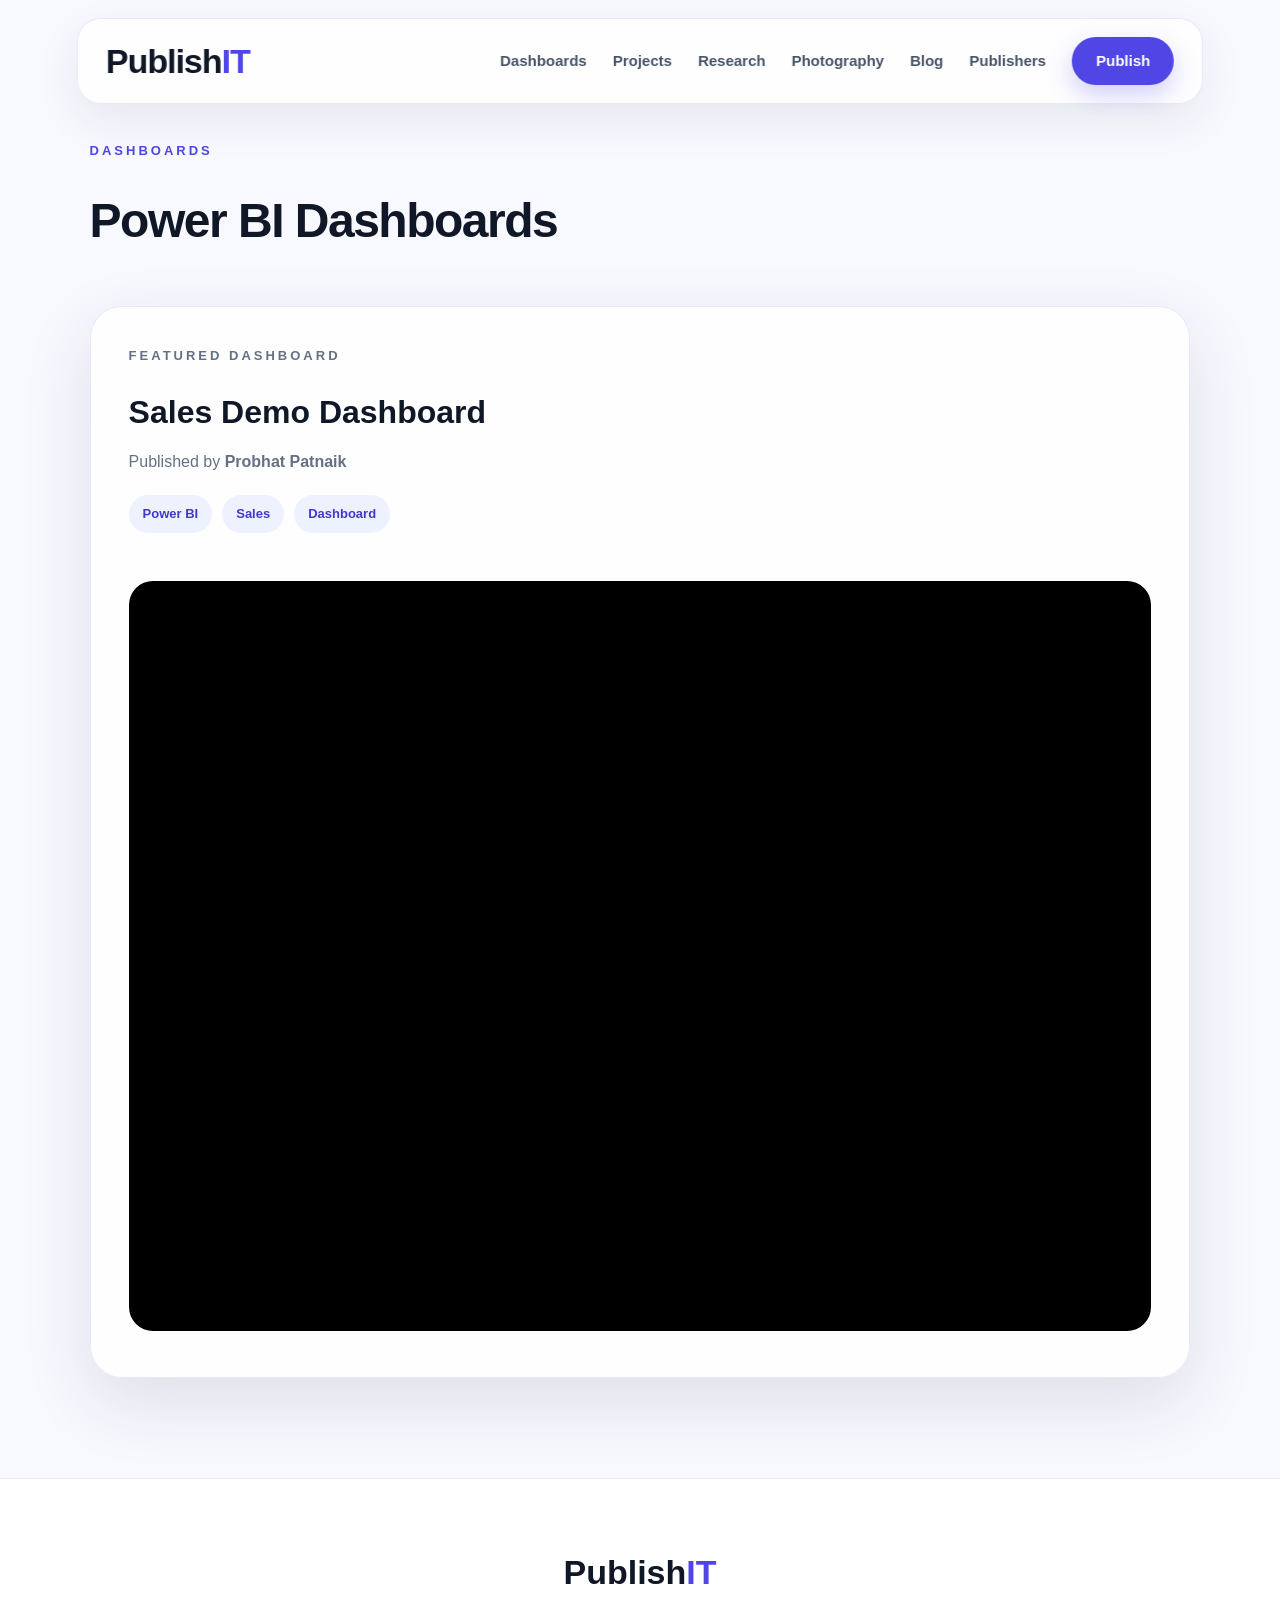
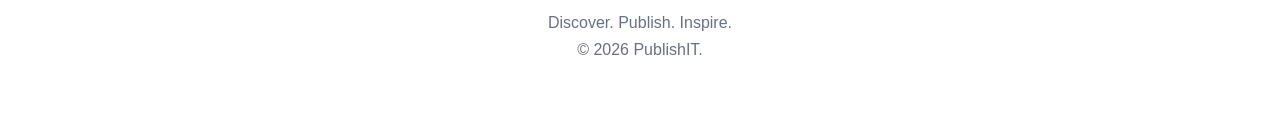
<file: dashboards.html>
<!DOCTYPE html>
<html lang="en">
<head>
  <meta charset="UTF-8" />
  <meta name="viewport" content="width=device-width, initial-scale=1.0" />
  <title>Dashboards | PublishIT</title>
  <link rel="stylesheet" href="css/style.css" />
</head>
<body>

<header class="navbar">
  <a href="index.html" class="logo">Publish<span>IT</span></a>
  <nav>
    <a href="dashboards.html">Dashboards</a>
    <a href="projects.html">Projects</a>
    <a href="research.html">Research</a>
    <a href="photography.html">Photography</a>
    <a href="blog.html">Blog</a>
    <a href="publishers.html">Publishers</a>
    <a href="publish.html" class="nav-btn">Publish</a>
  </nav>
</header>

<section class="section dashboard-page" style="padding-top:140px;">
  <p class="eyebrow">DASHBOARDS</p>
  <h2>Power BI Dashboards</h2>

  <div class="featured-card">
    <p class="eyebrow">FEATURED DASHBOARD</p>
    <h3>Sales Demo Dashboard</h3>
    <p>Published by <strong>Probhat Patnaik</strong></p>

    <div class="tags">
      <span>Power BI</span>
      <span>Sales</span>
      <span>Dashboard</span>
    </div>

    <iframe 
      class="dashboard-frame"
      title="RDP_PBI_Day03"
      src="https://app.powerbi.com/view?r=eyJrIjoiYmFjZWMxNTctNzIzYS00MmYxLThmMmEtNTNmNDcyMWMwYTc4IiwidCI6IjgxOGYwNmZhLTY0OWEtNDYxNS1iYzcxLTg2OTAzYjVjOTJjYyJ9"
      frameborder="0"
      allowfullscreen="true">
    </iframe>
  </div>
</section>

<footer>
  <h3>Publish<span>IT</span></h3>
  <p>Discover. Publish. Inspire.</p>
  <p>© 2026 PublishIT.</p>
</footer>

</body>
</html>
</file>
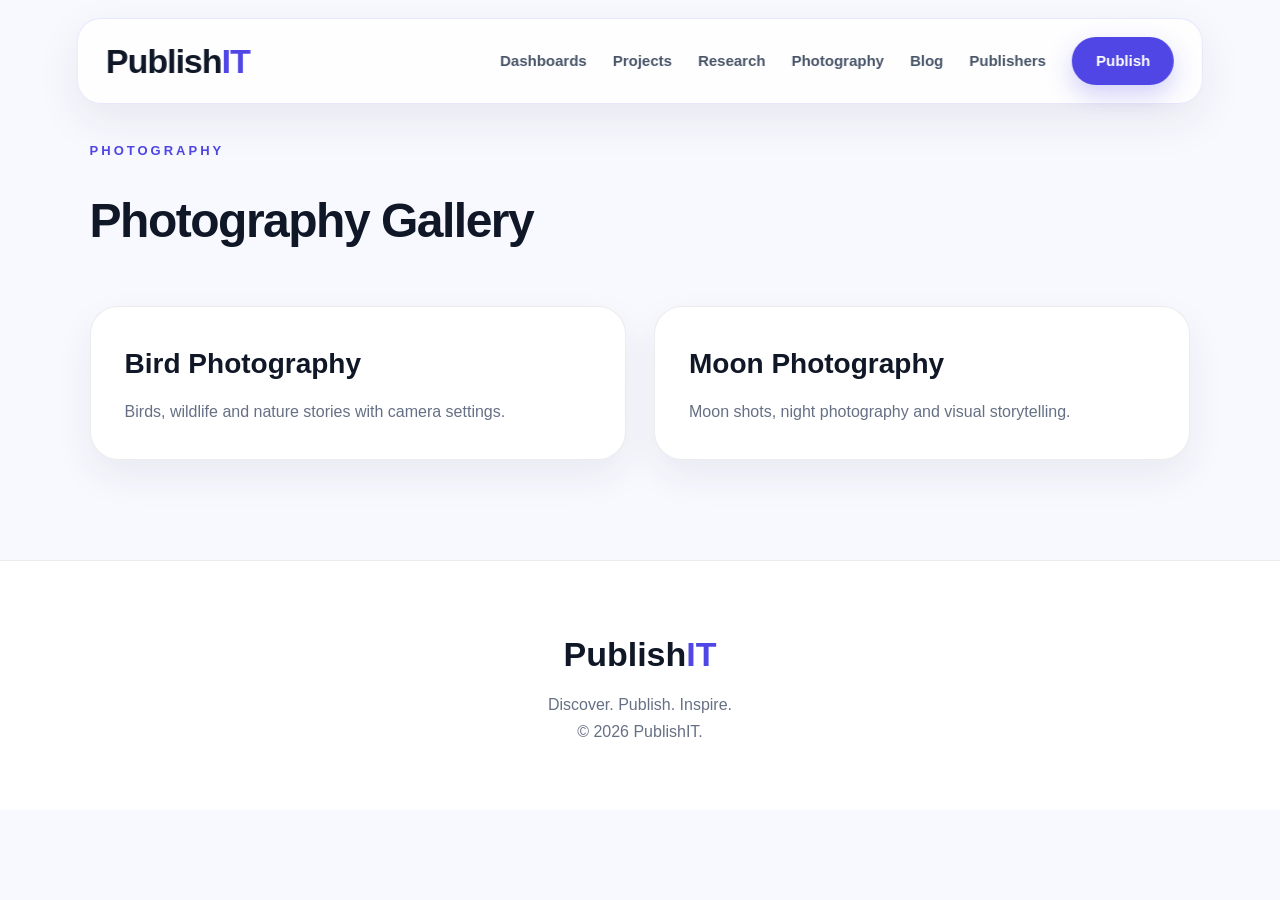
<file: photography.html>
<!DOCTYPE html>
<html lang="en">
<head>
  <meta charset="UTF-8" />
  <meta name="viewport" content="width=device-width, initial-scale=1.0" />
  <title>Photography | PublishIT</title>
  <link rel="stylesheet" href="css/style.css" />
</head>
<body>

<header class="navbar">
  <a href="index.html" class="logo">Publish<span>IT</span></a>
  <nav>
    <a href="dashboards.html">Dashboards</a>
    <a href="projects.html">Projects</a>
    <a href="research.html">Research</a>
    <a href="photography.html">Photography</a>
    <a href="blog.html">Blog</a>
    <a href="publishers.html">Publishers</a>
    <a href="publish.html" class="nav-btn">Publish</a>
  </nav>
</header>

<section class="section" style="padding-top:140px;">
  <p class="eyebrow">PHOTOGRAPHY</p>
  <h2>Photography Gallery</h2>

  <div class="category-grid">
    <div class="category-card">
      <h3>Bird Photography</h3>
      <p>Birds, wildlife and nature stories with camera settings.</p>
    </div>

    <div class="category-card">
      <h3>Moon Photography</h3>
      <p>Moon shots, night photography and visual storytelling.</p>
    </div>
  </div>
</section>

<footer>
  <h3>Publish<span>IT</span></h3>
  <p>Discover. Publish. Inspire.</p>
  <p>© 2026 PublishIT.</p>
</footer>

</body>
</html>
</file>
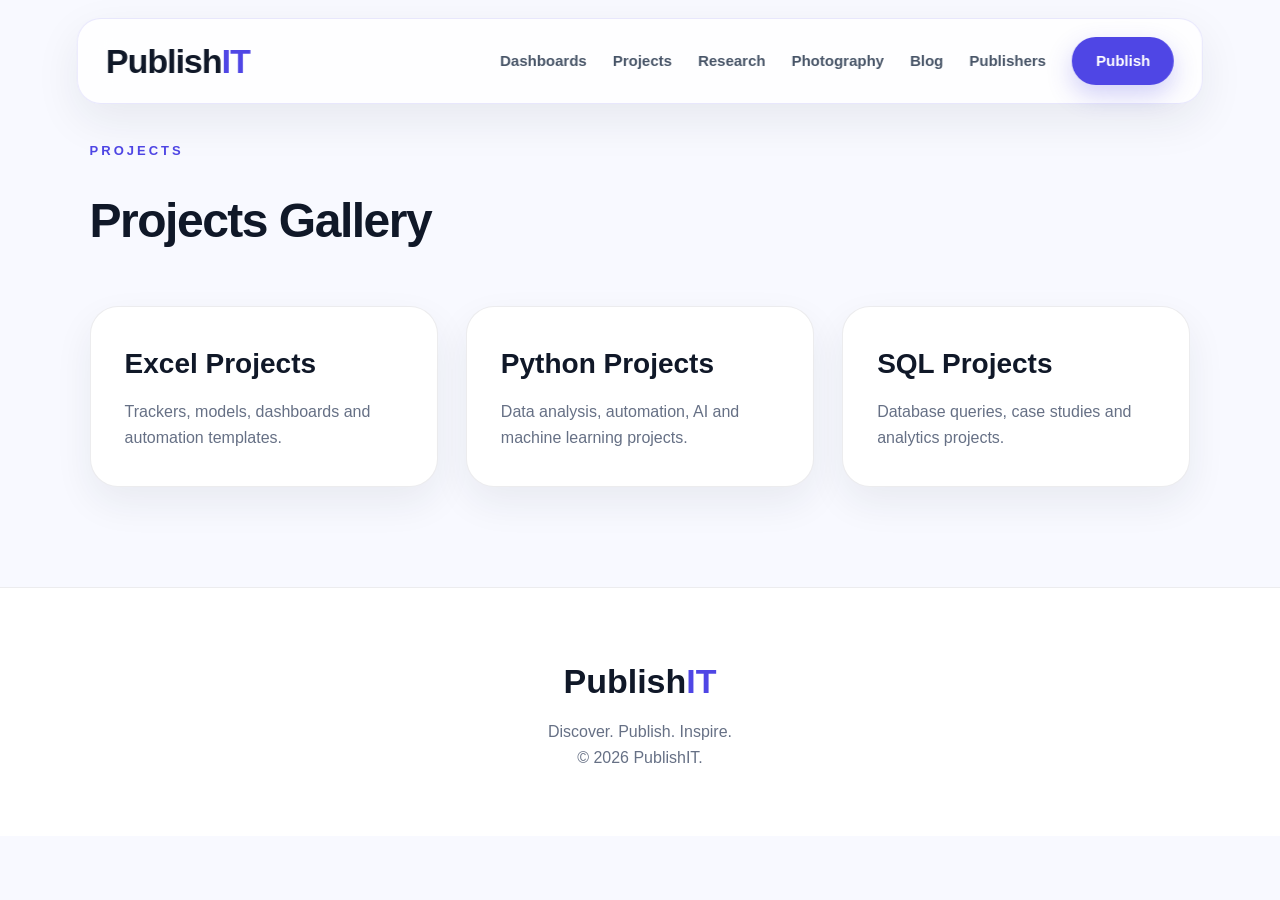
<file: projects.html>
<!DOCTYPE html>
<html lang="en">
<head>
  <meta charset="UTF-8" />
  <meta name="viewport" content="width=device-width, initial-scale=1.0" />
  <title>Projects | PublishIT</title>
  <link rel="stylesheet" href="css/style.css" />
</head>
<body>

<header class="navbar">
  <a href="index.html" class="logo">Publish<span>IT</span></a>
  <nav>
    <a href="dashboards.html">Dashboards</a>
    <a href="projects.html">Projects</a>
    <a href="research.html">Research</a>
    <a href="photography.html">Photography</a>
    <a href="blog.html">Blog</a>
    <a href="publishers.html">Publishers</a>
    <a href="publish.html" class="nav-btn">Publish</a>
  </nav>
</header>

<section class="section" style="padding-top:140px;">
  <p class="eyebrow">PROJECTS</p>
  <h2>Projects Gallery</h2>

  <div class="category-grid">
    <div class="category-card">
      <h3>Excel Projects</h3>
      <p>Trackers, models, dashboards and automation templates.</p>
    </div>

    <div class="category-card">
      <h3>Python Projects</h3>
      <p>Data analysis, automation, AI and machine learning projects.</p>
    </div>

    <div class="category-card">
      <h3>SQL Projects</h3>
      <p>Database queries, case studies and analytics projects.</p>
    </div>
  </div>
</section>

<footer>
  <h3>Publish<span>IT</span></h3>
  <p>Discover. Publish. Inspire.</p>
  <p>© 2026 PublishIT.</p>
</footer>

</body>
</html>
</file>
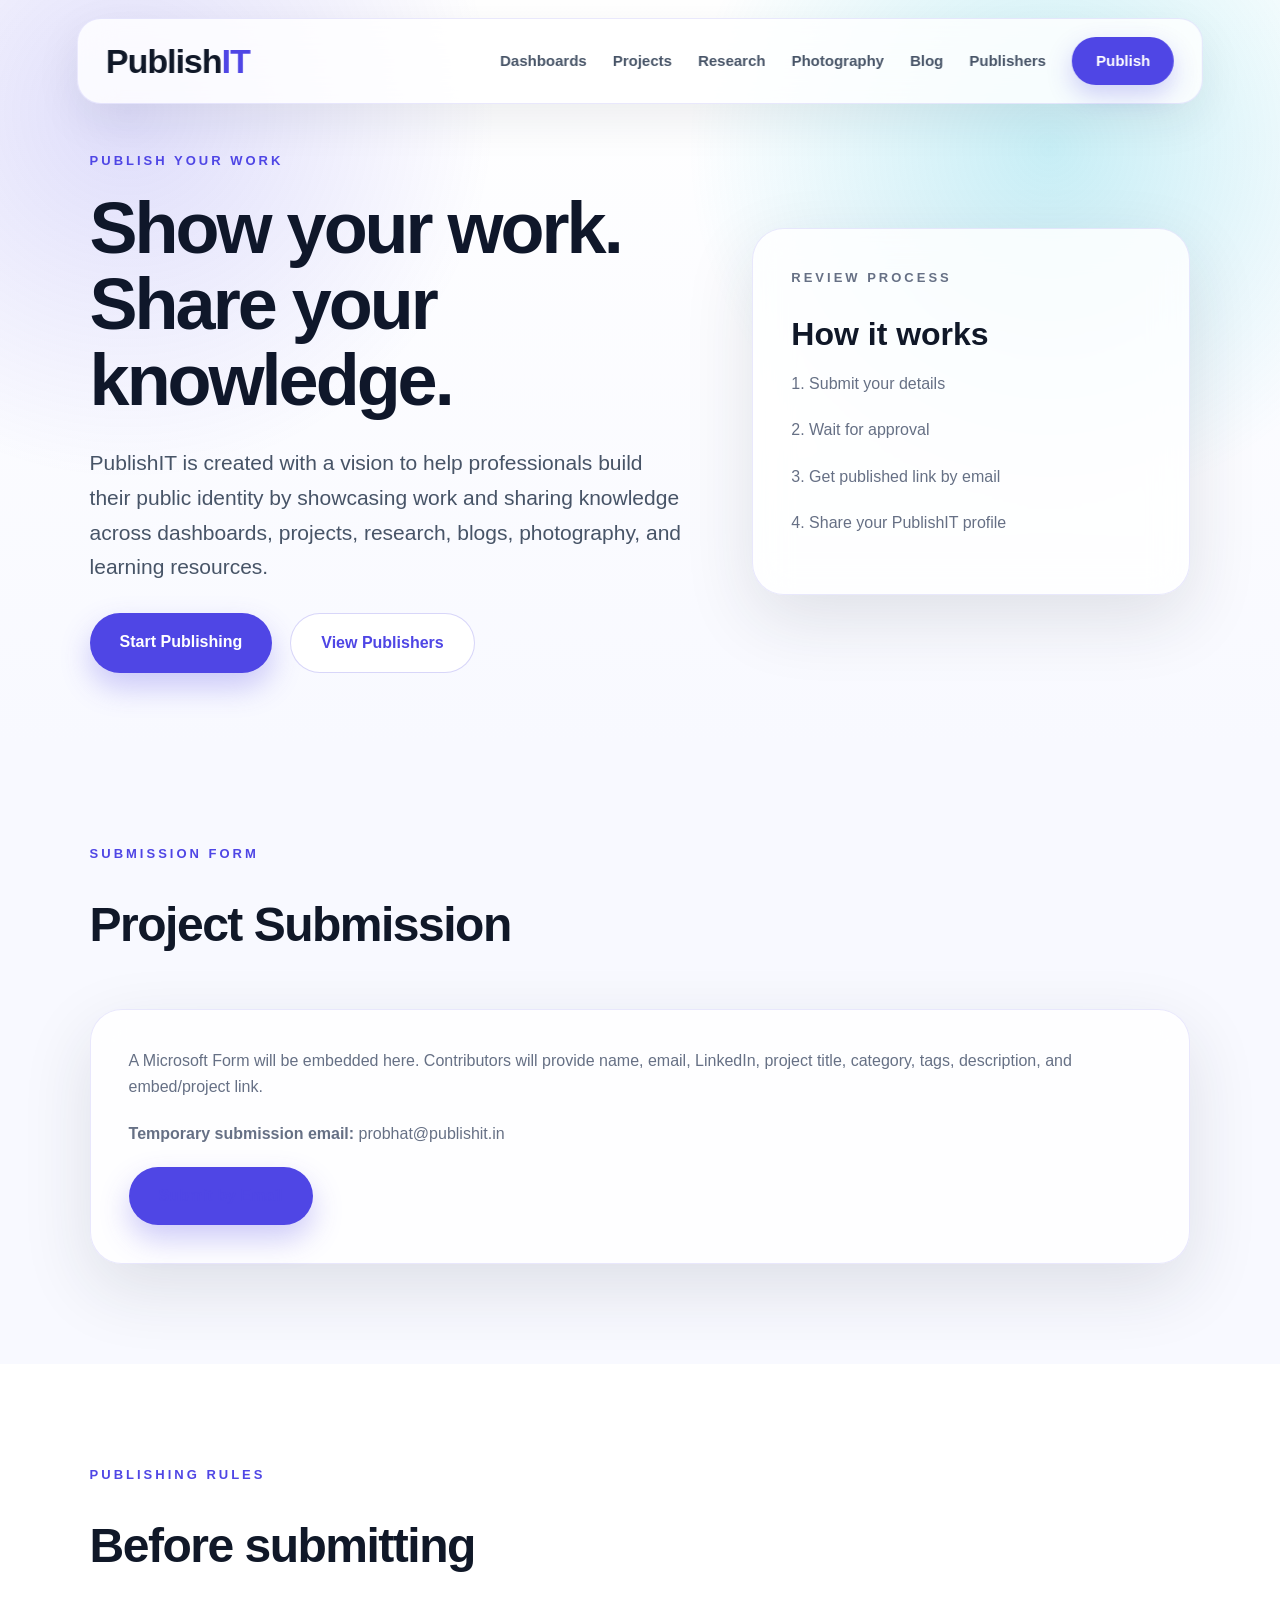
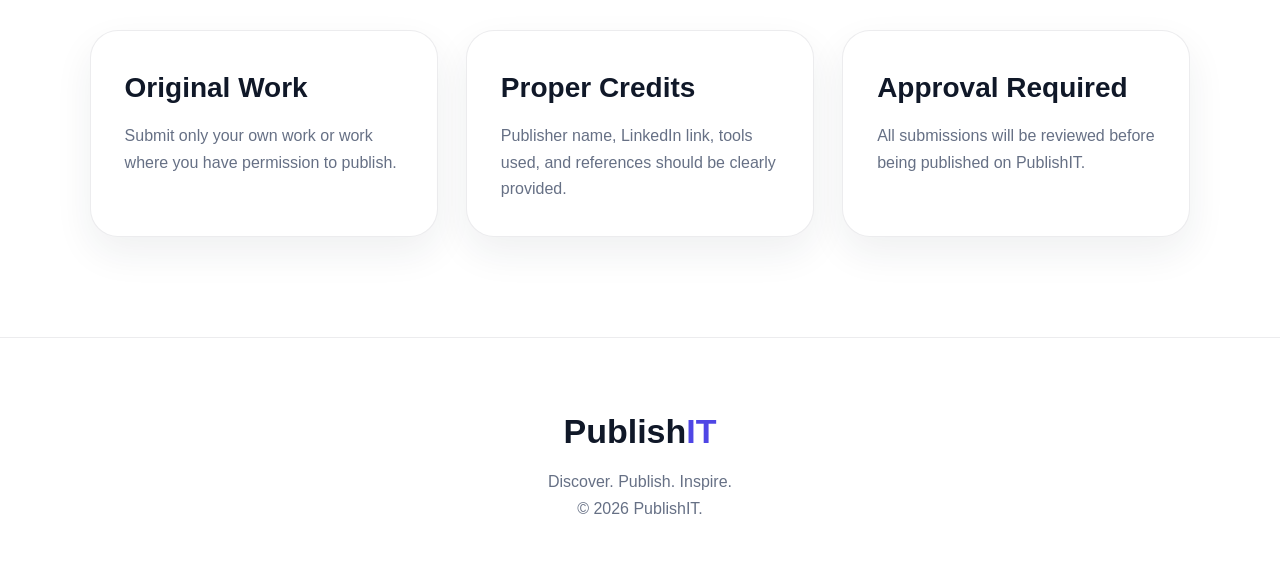
<file: publish.html>
<!DOCTYPE html>
<html lang="en">
<head>
  <meta charset="UTF-8" />
  <meta name="viewport" content="width=device-width, initial-scale=1.0" />
  <title>Publish Your Work | PublishIT</title>
  <link rel="stylesheet" href="css/style.css" />
</head>
<body>

<header class="navbar">
  <a href="index.html" class="logo">Publish<span>IT</span></a>
  <nav>
    <a href="dashboards.html">Dashboards</a>
    <a href="projects.html">Projects</a>
    <a href="research.html">Research</a>
    <a href="photography.html">Photography</a>
    <a href="blog.html">Blog</a>
    <a href="publishers.html">Publishers</a>
    <a href="publish.html" class="nav-btn">Publish</a>
  </nav>
</header>

<section class="hero">
  <div class="hero-textbox">
    <p class="eyebrow">PUBLISH YOUR WORK</p>
    <h1>Show your work. Share your knowledge.</h1>
    <p>
      PublishIT is created with a vision to help professionals build their public identity
      by showcasing work and sharing knowledge across dashboards, projects, research,
      blogs, photography, and learning resources.
    </p>

    <div class="hero-buttons">
      <a href="#form" class="btn primary">Start Publishing</a>
      <a href="publishers.html" class="btn secondary">View Publishers</a>
    </div>
  </div>

  <div class="featured-card">
    <p class="eyebrow">REVIEW PROCESS</p>
    <h3>How it works</h3>
    <p>1. Submit your details</p>
    <p>2. Wait for approval</p>
    <p>3. Get published link by email</p>
    <p>4. Share your PublishIT profile</p>
  </div>
</section>

<section id="form" class="section">
  <p class="eyebrow">SUBMISSION FORM</p>
  <h2>Project Submission</h2>

  <div class="featured-card">
    <p>
      A Microsoft Form will be embedded here. Contributors will provide name, email,
      LinkedIn, project title, category, tags, description, and embed/project link.
    </p>

    <p><strong>Temporary submission email:</strong> probhat@publishit.in</p>

    <a href="mailto:probhat@publishit.in" class="btn primary">Submit by Email</a>
  </div>
</section>

<section class="section dark">
  <p class="eyebrow">PUBLISHING RULES</p>
  <h2>Before submitting</h2>

  <div class="category-grid">
    <div class="category-card">
      <h3>Original Work</h3>
      <p>Submit only your own work or work where you have permission to publish.</p>
    </div>

    <div class="category-card">
      <h3>Proper Credits</h3>
      <p>Publisher name, LinkedIn link, tools used, and references should be clearly provided.</p>
    </div>

    <div class="category-card">
      <h3>Approval Required</h3>
      <p>All submissions will be reviewed before being published on PublishIT.</p>
    </div>
  </div>
</section>

<footer>
  <h3>Publish<span>IT</span></h3>
  <p>Discover. Publish. Inspire.</p>
  <p>© 2026 PublishIT.</p>
</footer>

</body>
</html>
</file>
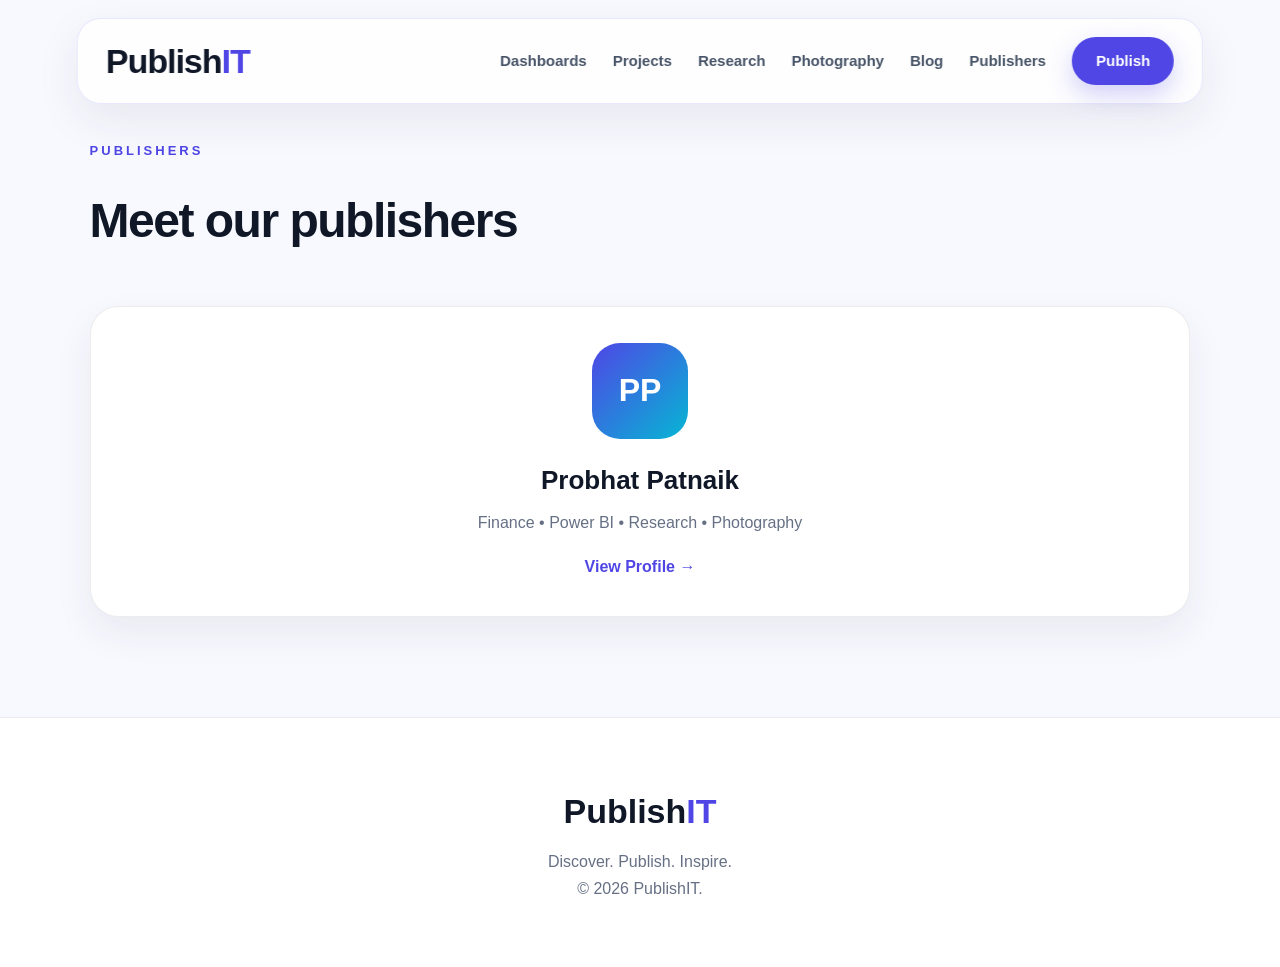
<file: publishers.html>
<!DOCTYPE html>
<html lang="en">
<head>
  <meta charset="UTF-8" />
  <meta name="viewport" content="width=device-width, initial-scale=1.0" />
  <title>Publishers | PublishIT</title>
  <link rel="stylesheet" href="css/style.css" />
</head>
<body>

<header class="navbar">
  <a href="index.html" class="logo">Publish<span>IT</span></a>
  <nav>
    <a href="dashboards.html">Dashboards</a>
    <a href="projects.html">Projects</a>
    <a href="research.html">Research</a>
    <a href="photography.html">Photography</a>
    <a href="blog.html">Blog</a>
    <a href="publishers.html">Publishers</a>
    <a href="publish.html" class="nav-btn">Publish</a>
  </nav>
</header>

<section class="section" style="padding-top:140px;">
  <p class="eyebrow">PUBLISHERS</p>
  <h2>Meet our publishers</h2>

  <div class="publisher-grid">
    <a href="publishers/probhat.html" class="publisher-card">
      <div class="avatar">PP</div>
      <h3>Probhat Patnaik</h3>
      <p>Finance • Power BI • Research • Photography</p>
      <span>View Profile →</span>
    </a>
  </div>
</section>

<footer>
  <h3>Publish<span>IT</span></h3>
  <p>Discover. Publish. Inspire.</p>
  <p>© 2026 PublishIT.</p>
</footer>

</body>
</html>
</file>
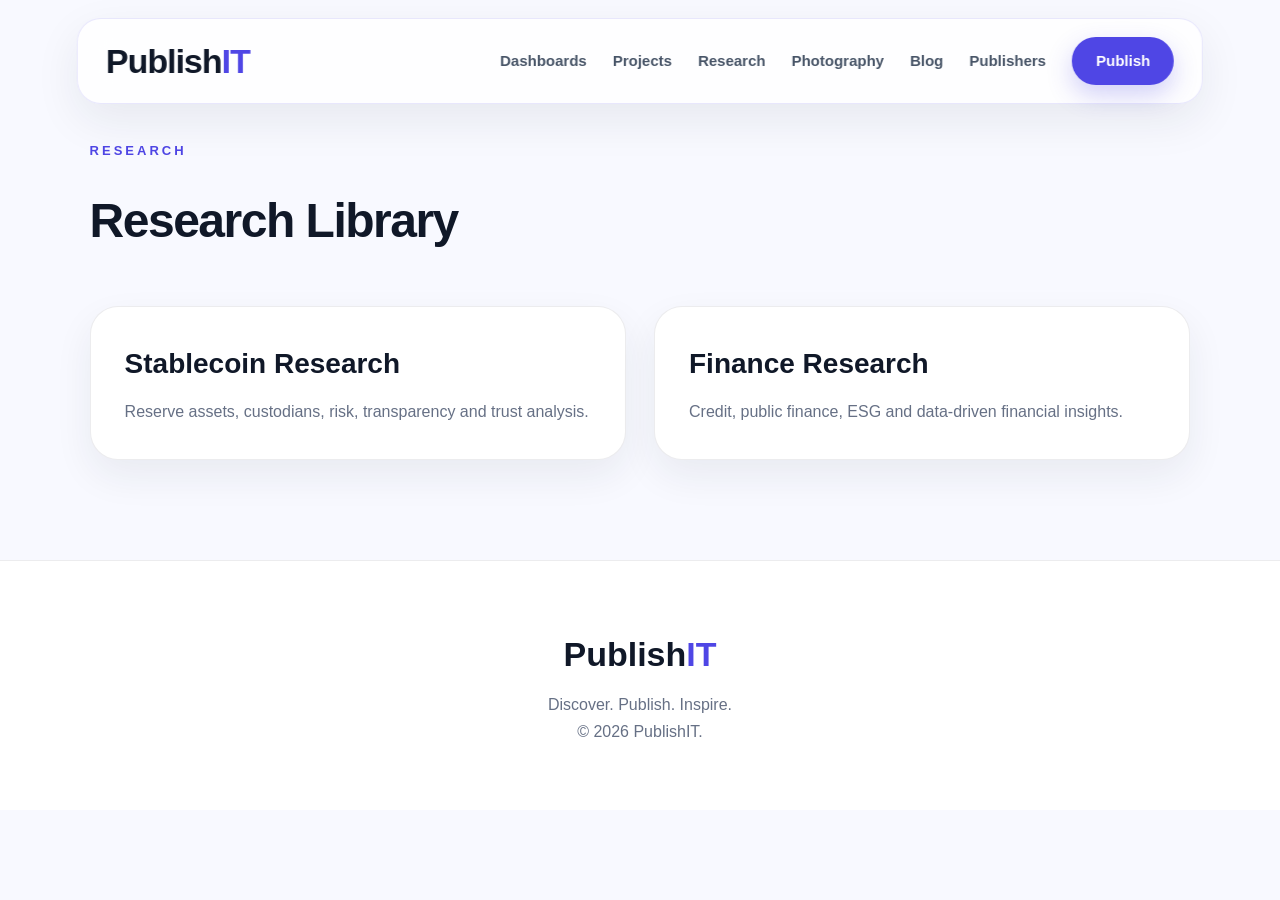
<file: research.html>
<!DOCTYPE html>
<html lang="en">
<head>
  <meta charset="UTF-8" />
  <meta name="viewport" content="width=device-width, initial-scale=1.0" />
  <title>Research | PublishIT</title>
  <link rel="stylesheet" href="css/style.css" />
</head>
<body>

<header class="navbar">
  <a href="index.html" class="logo">Publish<span>IT</span></a>
  <nav>
    <a href="dashboards.html">Dashboards</a>
    <a href="projects.html">Projects</a>
    <a href="research.html">Research</a>
    <a href="photography.html">Photography</a>
    <a href="blog.html">Blog</a>
    <a href="publishers.html">Publishers</a>
    <a href="publish.html" class="nav-btn">Publish</a>
  </nav>
</header>

<section class="section" style="padding-top:140px;">
  <p class="eyebrow">RESEARCH</p>
  <h2>Research Library</h2>

  <div class="category-grid">
    <div class="category-card">
      <h3>Stablecoin Research</h3>
      <p>Reserve assets, custodians, risk, transparency and trust analysis.</p>
    </div>

    <div class="category-card">
      <h3>Finance Research</h3>
      <p>Credit, public finance, ESG and data-driven financial insights.</p>
    </div>
  </div>
</section>

<footer>
  <h3>Publish<span>IT</span></h3>
  <p>Discover. Publish. Inspire.</p>
  <p>© 2026 PublishIT.</p>
</footer>

</body>
</html>
</file>
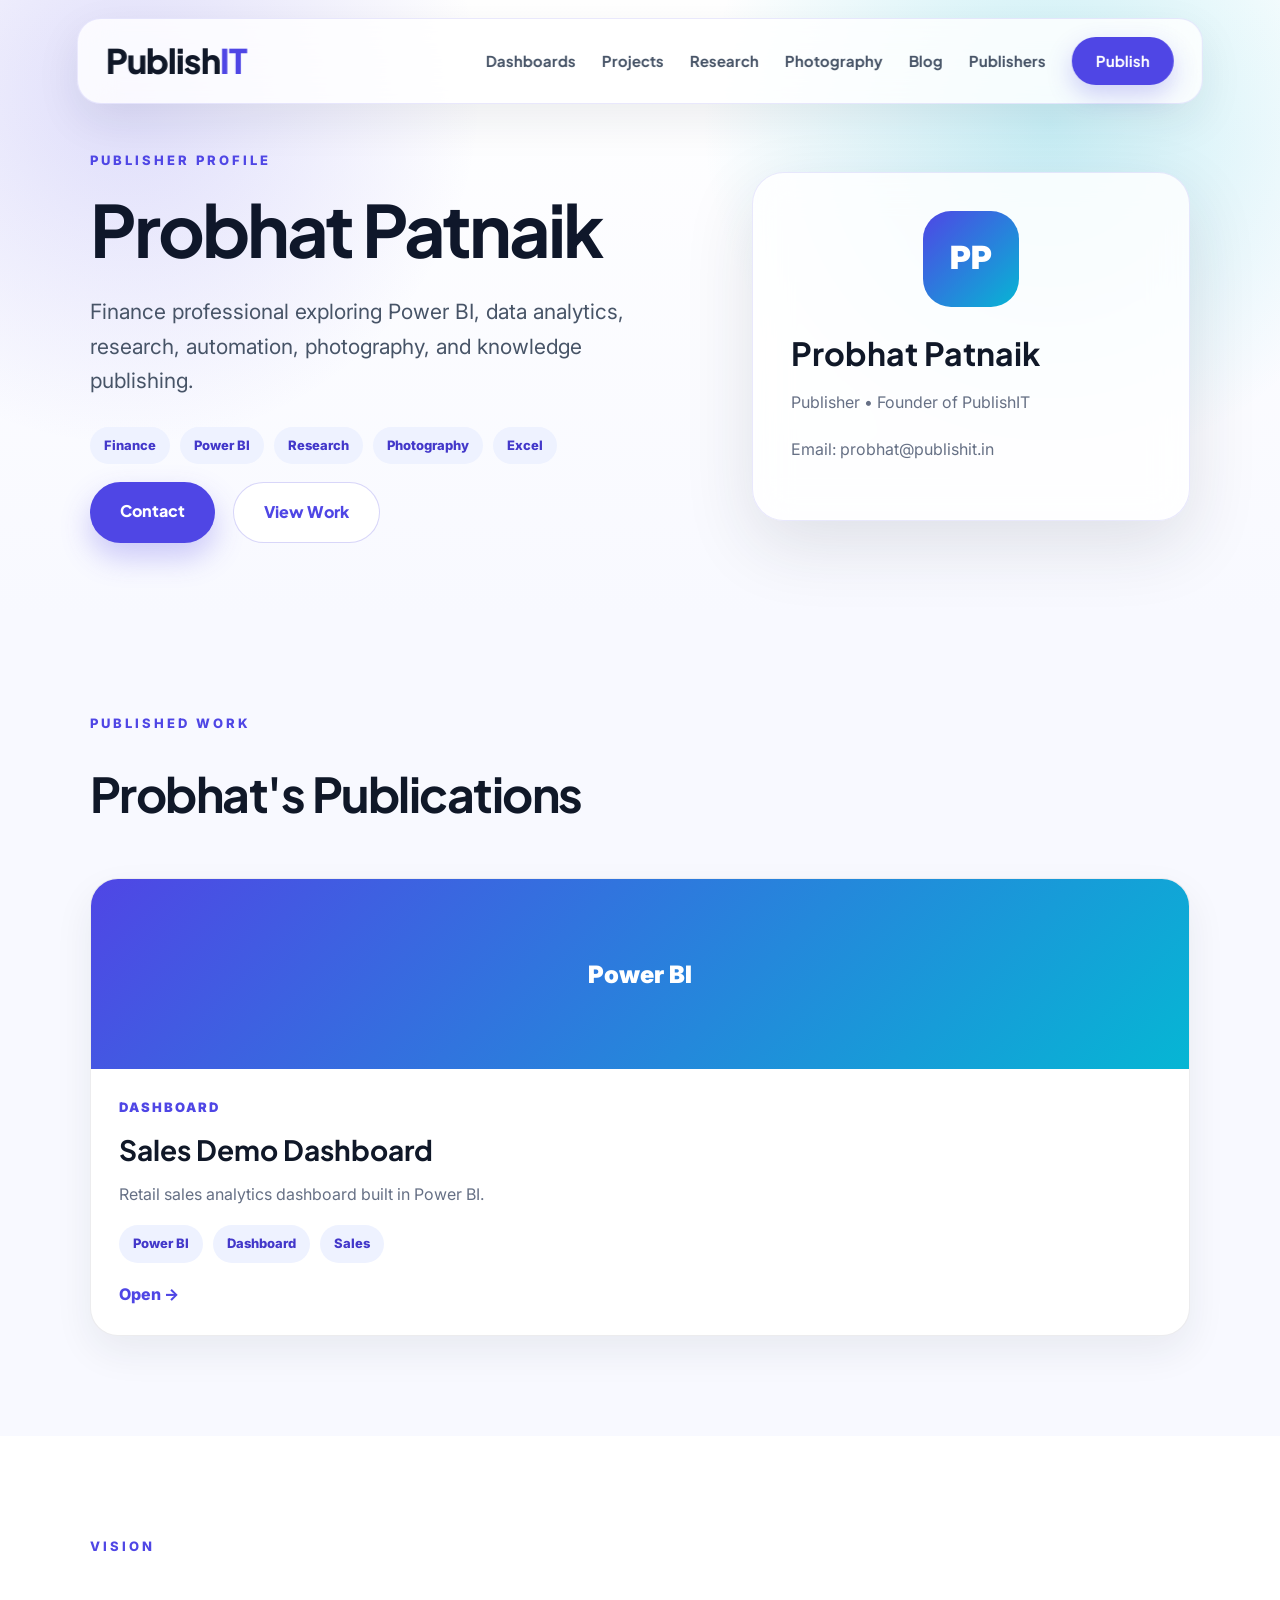
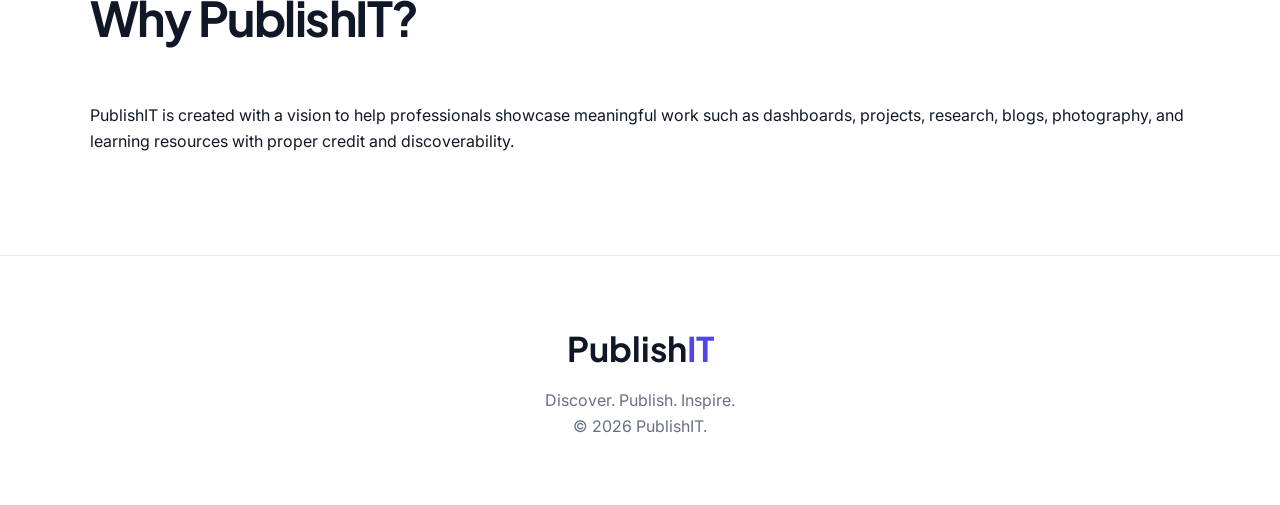
<file: publishers/probhat.html>
<!DOCTYPE html>
<html lang="en">
<head>
  <meta charset="UTF-8" />
  <meta name="viewport" content="width=device-width, initial-scale=1.0" />
  <title>Probhat Patnaik | PublishIT</title>

  <link rel="preconnect" href="https://fonts.googleapis.com">
  <link rel="preconnect" href="https://fonts.gstatic.com" crossorigin>
  <link href="https://fonts.googleapis.com/css2?family=Inter:wght@400;500;600;700;800&family=Plus+Jakarta+Sans:wght@600;700;800&display=swap" rel="stylesheet">
  
  <link rel="stylesheet" href="../css/style.css" />
</head>
<body>

<header class="navbar">
  <a href="../index.html" class="logo">Publish<span>IT</span></a>
  <nav>
    <a href="../dashboards.html">Dashboards</a>
    <a href="../projects.html">Projects</a>
    <a href="../research.html">Research</a>
    <a href="../photography.html">Photography</a>
    <a href="../blog.html">Blog</a>
    <a href="../publishers.html">Publishers</a>
    <a href="../publish.html" class="nav-btn">Publish</a>
  </nav>
</header>

<section class="hero">
  <div class="hero-textbox">
    <p class="eyebrow">PUBLISHER PROFILE</p>
    <h1>Probhat Patnaik</h1>
    <p>
      Finance professional exploring Power BI, data analytics, research, automation,
      photography, and knowledge publishing.
    </p>

    <div class="tags">
      <span>Finance</span>
      <span>Power BI</span>
      <span>Research</span>
      <span>Photography</span>
      <span>Excel</span>
    </div>

    <div class="hero-buttons">
      <a href="mailto:probhat@publishit.in" class="btn primary">Contact</a>
      <a href="../dashboards.html" class="btn secondary">View Work</a>
    </div>
  </div>

  <div class="featured-card">
    <div class="avatar">PP</div>
    <h3>Probhat Patnaik</h3>
    <p>Publisher • Founder of PublishIT</p>
    <p>Email: probhat@publishit.in</p>
  </div>
</section>

<section class="section">
  <p class="eyebrow">PUBLISHED WORK</p>
  <h2>Probhat's Publications</h2>

  <div class="project-grid">
    <div class="project-card">
      <div class="thumb">Power BI</div>
      <div class="project-content">
        <p class="type">Dashboard</p>
        <h3>Sales Demo Dashboard</h3>
        <p>Retail sales analytics dashboard built in Power BI.</p>
        <div class="tags">
          <span>Power BI</span>
          <span>Dashboard</span>
          <span>Sales</span>
        </div>
        <a href="../dashboards.html">Open →</a>
      </div>
    </div>
  </div>
</section>

<section class="section dark">
  <p class="eyebrow">VISION</p>
  <h2>Why PublishIT?</h2>
  <p>
    PublishIT is created with a vision to help professionals showcase meaningful work
    such as dashboards, projects, research, blogs, photography, and learning resources
    with proper credit and discoverability.
  </p>
</section>

<footer>
  <h3>Publish<span>IT</span></h3>
  <p>Discover. Publish. Inspire.</p>
  <p>© 2026 PublishIT.</p>
</footer>

</body>
</html>
</file>
<file: css/style.css>
* {
  margin: 0;
  padding: 0;
  box-sizing: border-box;
}

html {
  scroll-behavior: smooth;
}

body {
  font-family: 'Inter', sans-serif;
  background: #f8f9ff;
  color: #101828;
  line-height: 1.65;
}

a {
  text-decoration: none;
  color: inherit;
}

.logo,
h1,
h2,
h3,
nav a,
.btn {
  font-family: 'Plus Jakarta Sans', sans-serif;
}

/* Navbar */
.navbar {
  position: fixed;
  top: 18px;
  left: 50%;
  transform: translateX(-50%);
  width: 88%;
  min-height: 74px;
  z-index: 1000;
  display: flex;
  justify-content: space-between;
  align-items: center;
  padding: 14px 28px;
  background: rgba(255, 255, 255, 0.82);
  backdrop-filter: blur(18px);
  border: 1px solid rgba(79, 70, 229, 0.12);
  border-radius: 24px;
  box-shadow: 0 16px 45px rgba(31, 41, 55, 0.08);
}

.logo {
  font-size: 34px;
  font-weight: 800;
  letter-spacing: -1px;
}

.logo span,
footer span {
  color: #4f46e5;
}

nav {
  display: flex;
  gap: 26px;
  align-items: center;
}

nav a {
  color: #475467;
  font-weight: 700;
  font-size: 15px;
}

nav a:hover {
  color: #4f46e5;
}

.nav-btn {
  background: #4f46e5;
  color: white !important;
  padding: 12px 24px;
  border-radius: 999px;
  box-shadow: 0 10px 25px rgba(79, 70, 229, 0.25);
}

/* Hero */
.hero {
  min-height: auto;
  padding: 150px 7% 70px;
  display: grid;
  grid-template-columns: 1.15fr 0.85fr;
  gap: 70px;
  align-items: center;
  background:
    radial-gradient(circle at 82% 20%, rgba(6, 182, 212, 0.22), transparent 30%),
    radial-gradient(circle at 10% 15%, rgba(79, 70, 229, 0.18), transparent 28%),
    linear-gradient(180deg, #ffffff, #f8f9ff);
}

.eyebrow {
  font-size: 13px;
  letter-spacing: 3px;
  font-weight: 800;
  color: #4f46e5;
  margin-bottom: 20px;
  text-transform: uppercase;
}

.hero h1 {
  font-size: 72px;
  line-height: 1.05;
  letter-spacing: -3px;
  margin-bottom: 28px;
  color: #0f172a;
}

.hero-textbox p:not(.eyebrow) {
  font-size: 21px;
  color: #475467;
  max-width: 760px;
  margin-bottom: 28px;
}

.hero-buttons {
  display: flex;
  gap: 18px;
  margin-top: 18px;
}

.btn {
  display: inline-block;
  padding: 16px 30px;
  border-radius: 999px;
  font-weight: 800;
  transition: 0.3s;
}

.primary {
  background: #4f46e5;
  color: #fff;
  box-shadow: 0 14px 30px rgba(79, 70, 229, 0.28);
}

.secondary {
  background: #fff;
  color: #4f46e5;
  border: 1px solid rgba(79, 70, 229, 0.22);
}

.btn:hover {
  transform: translateY(-5px);
  box-shadow: 0 18px 35px rgba(79, 70, 229, 0.20);
}

/* Search */
.search-box {
  display: flex;
  max-width: 680px;
  background: white;
  border: 1px solid rgba(79, 70, 229, 0.15);
  border-radius: 999px;
  padding: 8px;
  margin: 28px 0;
  box-shadow: 0 18px 40px rgba(31, 41, 55, 0.08);
}

.search-box input {
  flex: 1;
  border: none;
  outline: none;
  padding: 14px 20px;
  font-size: 16px;
  background: transparent;
  color: #101828;
}

.search-box button {
  border: none;
  background: #4f46e5;
  color: white;
  padding: 14px 26px;
  border-radius: 999px;
  font-weight: 800;
  cursor: pointer;
  font-family: 'Plus Jakarta Sans', sans-serif;
}

/* Featured Card */
.featured-card {
  background: rgba(255, 255, 255, 0.82);
  backdrop-filter: blur(18px);
  border: 1px solid rgba(79, 70, 229, 0.12);
  border-radius: 32px;
  padding: 38px;
  box-shadow: 0 24px 70px rgba(31, 41, 55, 0.12);
}

.featured-card h3 {
  font-size: 32px;
  margin-bottom: 10px;
  color: #101828;
}

.featured-card p {
  color: #667085;
  margin-bottom: 20px;
}

.preview-box {
  height: 240px;
  border-radius: 24px;
  background: linear-gradient(135deg, rgba(79, 70, 229, 0.92), rgba(6, 182, 212, 0.82));
  display: flex;
  align-items: center;
  justify-content: center;
  overflow: hidden;
  margin: 24px 0;
  box-shadow: inset 0 0 40px rgba(255, 255, 255, 0.18);
}

.preview-box img {
  width: 100%;
  height: 100%;
  object-fit: cover;
}

.tags {
  display: flex;
  gap: 10px;
  flex-wrap: wrap;
  margin: 18px 0;
}

.tags span {
  background: #eef2ff;
  color: #4338ca;
  padding: 8px 14px;
  border-radius: 999px;
  font-size: 13px;
  font-weight: 800;
}

.featured-card a,
.project-card a {
  color: #4f46e5;
  font-weight: 800;
}

/* Trusted */
.trusted {
  text-align: center;
  padding: 25px 7% 30px;
}

.trusted p {
  color: #667085;
  margin-bottom: 25px;
  font-weight: 700;
}

.trusted-items {
  display: flex;
  justify-content: center;
  flex-wrap: wrap;
  gap: 16px;
}

.trusted-items span {
  background: white;
  padding: 12px 22px;
  border-radius: 999px;
  border: 1px solid rgba(79, 70, 229, 0.12);
  font-weight: 700;
  color: #4f46e5;
  box-shadow: 0 10px 30px rgba(31, 41, 55, 0.06);
}

/* Stats */
.stats-strip {
  display: grid;
  grid-template-columns: repeat(4, 1fr);
  gap: 24px;
  margin: 35px 7% 80px;
}

.stats-strip div {
  background: white;
  border: 1px solid rgba(15, 23, 42, 0.08);
  border-radius: 26px;
  padding: 32px 24px;
  text-align: center;
  box-shadow: 0 18px 45px rgba(31, 41, 55, 0.08);
}

.stats-strip h3 {
  font-size: 38px;
  color: #4f46e5;
  margin-bottom: 6px;
}

.stats-strip p {
  color: #667085;
  font-weight: 700;
}

/* Sections */
.section {
  padding: 100px 7%;
}

.section h2 {
  font-size: 48px;
  letter-spacing: -1.5px;
  margin-bottom: 45px;
  color: #101828;
}

.dark {
  background: #ffffff;
}

/* Cards */
.category-grid,
.project-grid,
.publisher-grid {
  display: grid;
  grid-template-columns: repeat(auto-fit, minmax(260px, 1fr));
  gap: 28px;
}

.category-card,
.publisher-card,
.project-card {
  background: #fff;
  border: 1px solid rgba(15, 23, 42, 0.08);
  border-radius: 28px;
  transition: 0.35s;
  box-shadow: 0 16px 38px rgba(31, 41, 55, 0.07);
}

.category-card {
  padding: 34px;
}

.category-card:hover,
.publisher-card:hover,
.project-card:hover {
  transform: translateY(-8px);
  box-shadow: 0 24px 55px rgba(79, 70, 229, 0.16);
  border-color: rgba(79, 70, 229, 0.35);
}

.category-card h3 {
  font-size: 28px;
  margin-bottom: 12px;
  color: #101828;
}

.category-card p,
.project-card p,
.publisher-card p {
  color: #667085;
}

/* Project */
.project-card {
  overflow: hidden;
}

.thumb {
  height: 190px;
  background: linear-gradient(135deg, #4f46e5, #06b6d4);
  display: flex;
  align-items: center;
  justify-content: center;
  color: #fff;
  font-weight: 900;
  font-size: 24px;
}

.project-content {
  padding: 28px;
}

.type {
  color: #4f46e5 !important;
  font-weight: 900;
  text-transform: uppercase;
  font-size: 13px;
  letter-spacing: 2px;
}

.project-content h3 {
  font-size: 28px;
  margin: 8px 0;
  color: #101828;
}

.publisher {
  margin-top: 14px;
  font-weight: 700;
}

/* Publisher */
.publisher-card {
  text-align: center;
  padding: 36px;
}

.avatar {
  width: 96px;
  height: 96px;
  border-radius: 28px;
  background: linear-gradient(135deg, #4f46e5, #06b6d4);
  color: white;
  display: flex;
  align-items: center;
  justify-content: center;
  margin: 0 auto 20px;
  font-size: 32px;
  font-weight: 900;
}

.publisher-card h3 {
  font-size: 26px;
  margin-bottom: 8px;
  color: #101828;
}

.publisher-card span {
  display: inline-block;
  margin-top: 18px;
  color: #4f46e5;
  font-weight: 800;
}

/* CTA */
.cta {
  margin: 40px 7% 80px;
  padding: 90px 40px;
  text-align: center;
  border-radius: 36px;
  background: linear-gradient(135deg, #4f46e5, #06b6d4);
  color: white;
  box-shadow: 0 24px 70px rgba(79, 70, 229, 0.22);
}

.cta h2 {
  font-size: 52px;
  margin-bottom: 18px;
}

.cta p {
  font-size: 21px;
  margin-bottom: 35px;
  color: #eef2ff;
}

.cta .primary {
  background: white;
  color: #4f46e5;
}

/* Footer */
footer {
  text-align: center;
  padding: 65px 20px;
  background: #fff;
  color: #667085;
  border-top: 1px solid rgba(15, 23, 42, 0.08);
}

footer h3 {
  font-size: 34px;
  color: #101828;
  margin-bottom: 10px;
}

/* Dashboard */
.dashboard-page {
  max-width: 1500px;
  margin: auto;
}

.dashboard-frame {
  width: 100%;
  height: 80vh;
  min-height: 750px;
  border: none;
  border-radius: 24px;
  margin-top: 30px;
  background: #000;
}

/* Responsive */
@media (max-width: 1000px) {
  .navbar {
    position: static;
    transform: none;
    width: 100%;
    min-height: auto;
    border-radius: 0;
    padding: 18px 25px;
    flex-direction: column;
    gap: 16px;
  }

  nav {
    flex-wrap: wrap;
    justify-content: center;
    gap: 16px;
  }

  .hero {
    grid-template-columns: 1fr;
    padding: 80px 30px 70px;
  }

  .hero h1 {
    font-size: 46px;
  }

  .hero-buttons {
    flex-direction: column;
  }

  .section,
  .cta {
    padding: 70px 30px;
  }

  .stats-strip {
    grid-template-columns: repeat(2, 1fr);
    margin: 20px 30px 60px;
  }
}

@media (max-width: 600px) {
  .hero h1 {
    font-size: 38px;
  }

  .search-box {
    flex-direction: column;
    border-radius: 24px;
  }

  .search-box button {
    width: 100%;
  }

  .stats-strip {
    grid-template-columns: 1fr;
  }
}
</file>
